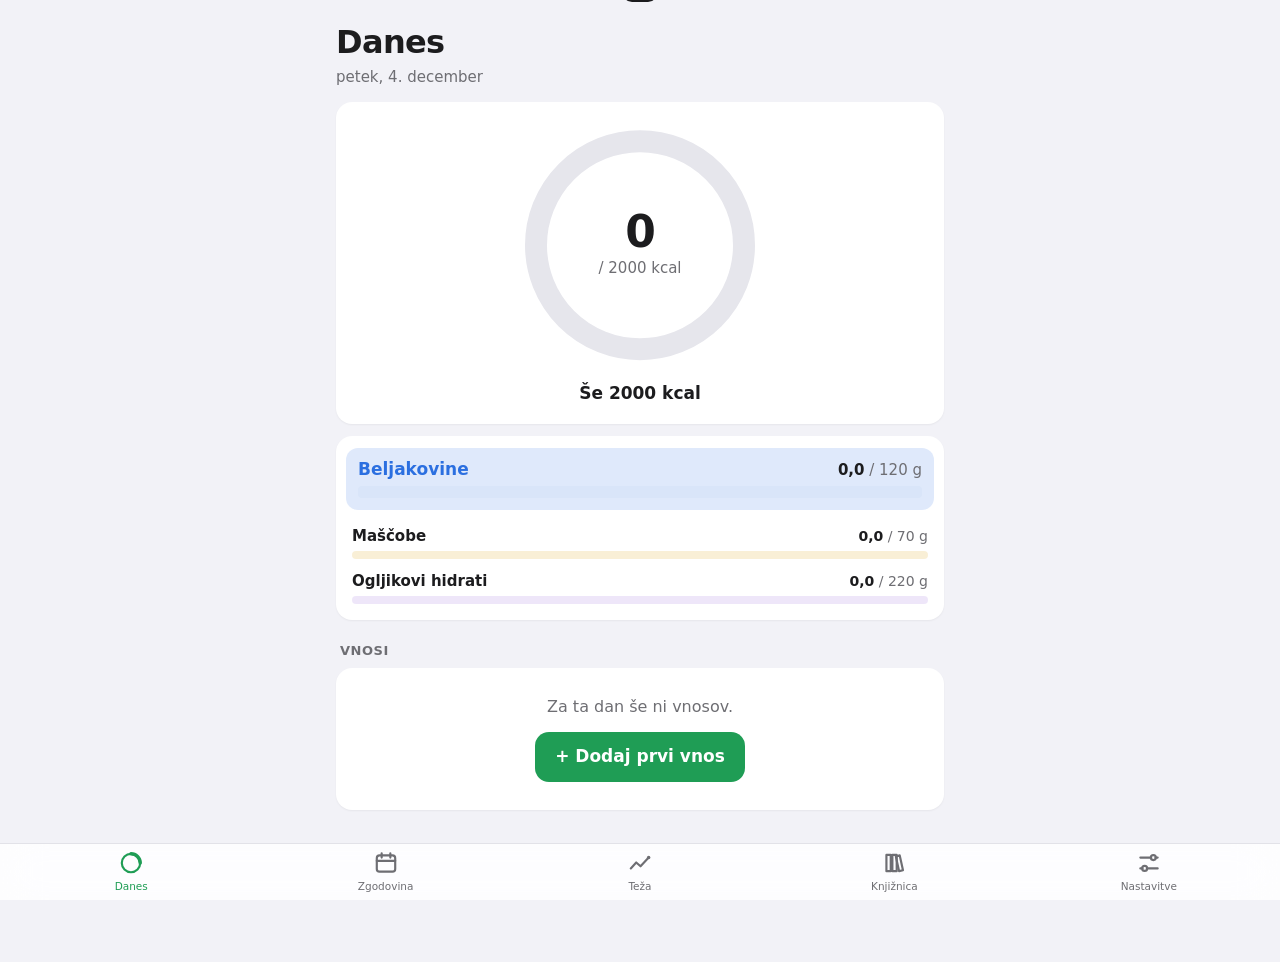
<file: index.html>
<!doctype html>
<html lang="sl">
<head>
  <meta charset="utf-8">
  <meta name="viewport" content="width=device-width, initial-scale=1, viewport-fit=cover">
  <title>Kalorije</title>
  <meta name="description" content="Beleženje hrane, štetje kalorij in spremljanje teže.">
  <meta name="apple-mobile-web-app-capable" content="yes">
  <meta name="mobile-web-app-capable" content="yes">
  <meta name="apple-mobile-web-app-status-bar-style" content="black-translucent">
  <meta name="apple-mobile-web-app-title" content="Kalorije">
  <meta name="format-detection" content="telephone=no">
  <meta name="theme-color" content="#f2f2f7" media="(prefers-color-scheme: light)">
  <meta name="theme-color" content="#000000" media="(prefers-color-scheme: dark)">
  <link rel="manifest" href="manifest.webmanifest">
  <link rel="icon" href="icons/icon.svg" type="image/svg+xml">
  <link rel="apple-touch-icon" href="icons/apple-touch-icon.png">
  <link rel="stylesheet" href="css/app.css">
</head>
<body>
  <main id="view" class="view" aria-live="polite"></main>

  <nav class="tabbar" aria-label="Zavihki">
    <button class="tab" data-tab="today" aria-label="Danes">
      <svg viewBox="0 0 24 24" aria-hidden="true"><circle cx="12" cy="12" r="8.5" fill="none" stroke="currentColor" stroke-width="2"/><path d="M12 3.5a8.5 8.5 0 0 1 8.5 8.5" fill="none" stroke="currentColor" stroke-width="3.2" stroke-linecap="round"/></svg>
      <span>Danes</span>
    </button>
    <button class="tab" data-tab="history" aria-label="Zgodovina">
      <svg viewBox="0 0 24 24" aria-hidden="true"><rect x="3.5" y="5" width="17" height="15" rx="2.5" fill="none" stroke="currentColor" stroke-width="2"/><path d="M3.5 10h17M8 3v4M16 3v4" stroke="currentColor" stroke-width="2" stroke-linecap="round"/></svg>
      <span>Zgodovina</span>
    </button>
    <button class="tab" data-tab="weight" aria-label="Teža">
      <svg viewBox="0 0 24 24" aria-hidden="true"><path d="M3.5 17l5-5.5 4 3.5 7.5-8" fill="none" stroke="currentColor" stroke-width="2" stroke-linecap="round" stroke-linejoin="round"/><circle cx="20" cy="7" r="1.6" fill="currentColor"/></svg>
      <span>Teža</span>
    </button>
    <button class="tab" data-tab="library" aria-label="Knjižnica">
      <svg viewBox="0 0 24 24" aria-hidden="true"><path d="M5 4.5h4v15H5zM10.5 4.5h4v15h-4z" fill="none" stroke="currentColor" stroke-width="2" stroke-linejoin="round"/><path d="M16.2 5.6l3.6-1 3 13.6-3.6 1z" fill="none" stroke="currentColor" stroke-width="2" stroke-linejoin="round" transform="translate(-2.5 0.4)"/></svg>
      <span>Knjižnica</span>
    </button>
    <button class="tab" data-tab="settings" aria-label="Nastavitve">
      <svg viewBox="0 0 24 24" aria-hidden="true"><path d="M4 7h10M18 7h2M4 17h2M10 17h10" stroke="currentColor" stroke-width="2" stroke-linecap="round"/><circle cx="16" cy="7" r="2.3" fill="none" stroke="currentColor" stroke-width="2"/><circle cx="8" cy="17" r="2.3" fill="none" stroke="currentColor" stroke-width="2"/></svg>
      <span>Nastavitve</span>
    </button>
  </nav>

  <div id="sheet-root"></div>
  <div id="toast" class="toast" role="status"></div>

  <script type="module" src="js/app.js"></script>
</body>
</html>
</file>
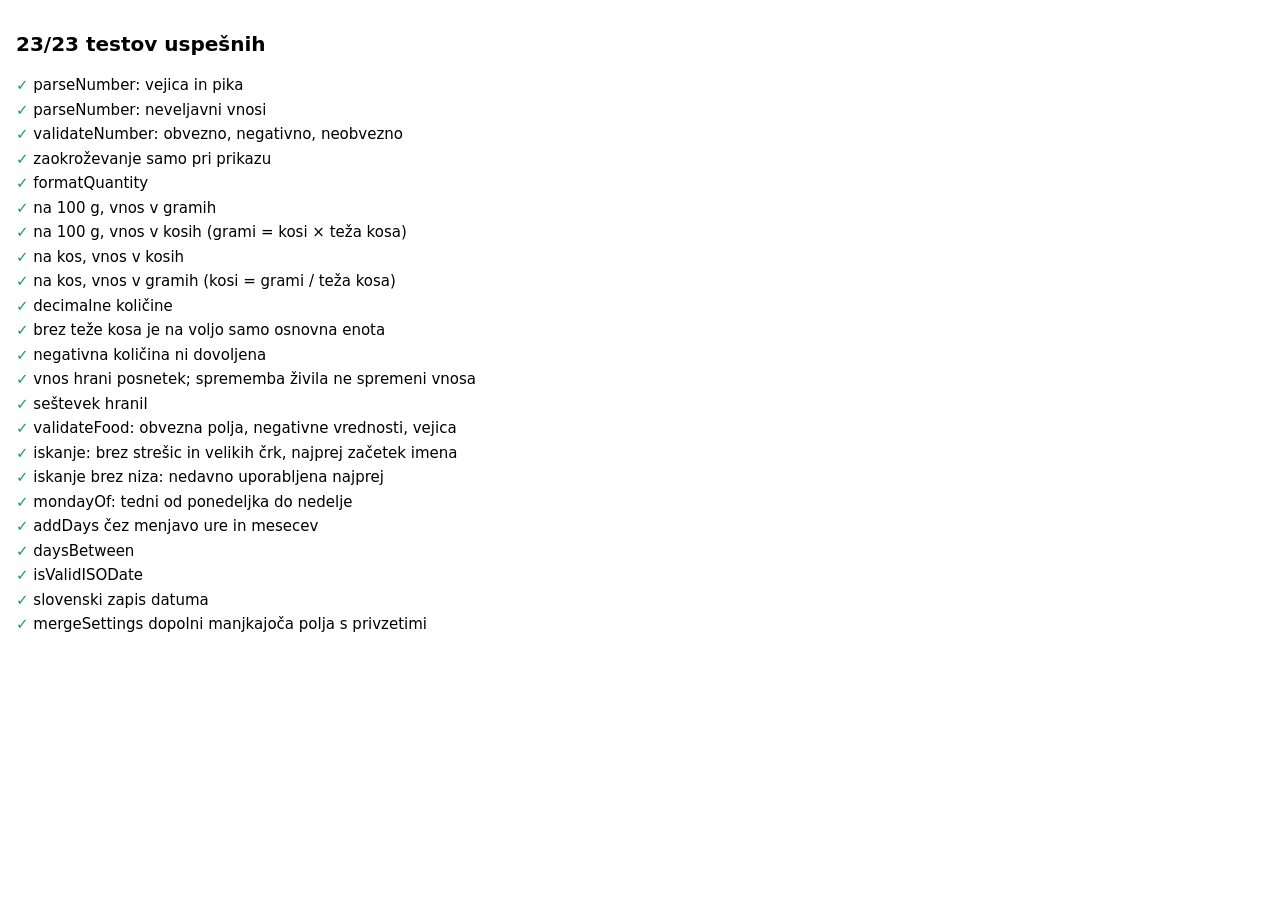
<file: tests/index.html>
<!doctype html>
<html lang="sl">
<head>
  <meta charset="utf-8">
  <meta name="viewport" content="width=device-width, initial-scale=1">
  <title>Testi</title>
  <style>
    :root { color-scheme: light dark; }
    body { font: 15px/1.5 -apple-system, system-ui, sans-serif; margin: 0; padding: 16px; background: Canvas; color: CanvasText; }
    h1 { font-size: 20px; }
    li { margin: 2px 0; list-style: none; }
    .ok::before { content: '✓ '; color: #1f9d55; }
    .fail::before { content: '✗ '; color: #d70015; }
    .err { color: #d70015; font-size: 13px; margin-left: 18px; }
    ul { padding: 0; }
  </style>
</head>
<body>
  <h1 id="summary">Testi se izvajajo …</h1>
  <ul id="list"></ul>
  <script type="module">
    import { run } from './all.js';
    const results = await run();
    const list = document.getElementById('list');
    let failed = 0;
    for (const r of results) {
      const li = document.createElement('li');
      li.className = r.ok ? 'ok' : 'fail';
      li.textContent = r.name;
      if (!r.ok) {
        failed++;
        const e = document.createElement('div');
        e.className = 'err';
        e.textContent = r.error;
        li.append(e);
      }
      list.append(li);
    }
    document.getElementById('summary').textContent =
      `${results.length - failed}/${results.length} testov uspešnih`;
    document.body.dataset.done = failed ? 'fail' : 'ok';
  </script>
</body>
</html>
</file>
<file: css/app.css>
/* ===== Barve in osnovne vrednosti ===== */
:root {
  color-scheme: light dark;
  --bg: #f2f2f7;
  --card: #ffffff;
  --card-2: #f7f7fa;
  --field: #eeeef3;
  --text: #1c1c1e;
  --muted: #6e6e73;
  --line: #e2e2e8;
  --accent: #1f9d55;
  --accent-soft: rgba(31, 157, 85, 0.14);
  --on-accent: #ffffff;
  --over: #e8590c;
  --over-soft: rgba(232, 89, 12, 0.14);
  --danger: #d70015;
  --protein: #2b6fe0;
  --protein-soft: rgba(43, 111, 224, 0.15);
  --fat: #d99a00;
  --fat-soft: rgba(217, 154, 0, 0.16);
  --carbs: #8e5bd6;
  --carbs-soft: rgba(142, 91, 214, 0.15);
  --track: #e6e6ec;
  --shadow: 0 1px 2px rgba(0, 0, 0, 0.05);
  --radius: 16px;
  --tabbar-h: 56px;
  --safe-top: env(safe-area-inset-top, 0px);
  --safe-bottom: env(safe-area-inset-bottom, 0px);
  --kb: 0px;
}

@media (prefers-color-scheme: dark) {
  :root {
    --bg: #000000;
    --card: #1c1c1e;
    --card-2: #232326;
    --field: #2c2c2e;
    --text: #f2f2f7;
    --muted: #98989f;
    --line: #38383a;
    --accent: #32c46c;
    --accent-soft: rgba(50, 196, 108, 0.18);
    --on-accent: #04170b;
    --over: #ff7a3d;
    --over-soft: rgba(255, 122, 61, 0.18);
    --danger: #ff453a;
    --protein: #5b95ff;
    --protein-soft: rgba(91, 149, 255, 0.2);
    --fat: #f2b632;
    --fat-soft: rgba(242, 182, 50, 0.2);
    --carbs: #b28cf0;
    --carbs-soft: rgba(178, 140, 240, 0.2);
    --track: #2c2c2e;
    --shadow: none;
  }
}

* { box-sizing: border-box; }
html { -webkit-text-size-adjust: 100%; text-size-adjust: 100%; }
body {
  margin: 0;
  background: var(--bg);
  color: var(--text);
  font: 16px/1.4 -apple-system, BlinkMacSystemFont, "SF Pro Text", system-ui, sans-serif;
  -webkit-tap-highlight-color: transparent;
  overscroll-behavior-y: none;
}
button, input, select, textarea { font: inherit; color: inherit; }
button { cursor: pointer; }
h1, h2, h3 { margin: 0; }
.num { font-variant-numeric: tabular-nums; }
.muted { color: var(--muted); }
.hidden { display: none !important; }

/* ===== Postavitev ===== */
.view {
  max-width: 640px;
  margin: 0 auto;
  padding: calc(var(--safe-top) + 12px) 16px calc(var(--tabbar-h) + var(--safe-bottom) + 96px);
  min-height: 100vh;
}
.page-head { display: flex; align-items: flex-end; justify-content: space-between; gap: 12px; margin: 8px 0 14px; }
.page-head h1 { font-size: 32px; font-weight: 750; letter-spacing: -0.02em; }
.page-head .sub { color: var(--muted); font-size: 15px; margin-top: 2px; }
.section-title {
  font-size: 13px; font-weight: 600; text-transform: uppercase; letter-spacing: 0.04em;
  color: var(--muted); margin: 22px 4px 8px;
  display: flex; justify-content: space-between; align-items: baseline;
}
.card {
  background: var(--card);
  border-radius: var(--radius);
  box-shadow: var(--shadow);
  padding: 16px;
}
.card + .card { margin-top: 12px; }

/* ===== Spodnja vrstica z zavihki ===== */
.tabbar {
  position: fixed; left: 0; right: 0; bottom: 0; z-index: 20;
  display: grid; grid-template-columns: repeat(5, 1fr);
  padding: 0 max(4px, env(safe-area-inset-left)) var(--safe-bottom) max(4px, env(safe-area-inset-right));
  background: color-mix(in srgb, var(--card) 86%, transparent);
  -webkit-backdrop-filter: saturate(180%) blur(20px);
  backdrop-filter: saturate(180%) blur(20px);
  border-top: 0.5px solid var(--line);
}
.tab {
  height: var(--tabbar-h);
  border: 0; background: none; color: var(--muted);
  display: flex; flex-direction: column; align-items: center; justify-content: center; gap: 3px;
  font-size: 10.5px; font-weight: 500; padding: 0;
}
.tab svg { width: 26px; height: 26px; }
.tab[aria-current="page"] { color: var(--accent); }

/* ===== Gumbi ===== */
.btn {
  min-height: 50px; padding: 0 20px;
  border: 0; border-radius: 14px;
  background: var(--accent); color: var(--on-accent);
  font-weight: 650; font-size: 17px;
  display: inline-flex; align-items: center; justify-content: center; gap: 8px;
}
.btn:active { filter: brightness(0.92); }
.btn:disabled { opacity: 0.4; }
.btn.block { width: 100%; }
.btn.secondary { background: var(--field); color: var(--text); }
.btn.danger { background: transparent; color: var(--danger); }
.btn.small { min-height: 40px; font-size: 15px; padding: 0 14px; border-radius: 11px; }
.icon-btn {
  min-width: 44px; height: 44px; border: 0; border-radius: 22px;
  background: var(--accent-soft); color: var(--accent);
  font-size: 15px; font-weight: 650; padding: 0 14px;
  display: inline-flex; align-items: center; justify-content: center; gap: 4px;
}
.link-btn { border: 0; background: none; color: var(--accent); font-weight: 600; padding: 10px 4px; min-height: 44px; }

.fab {
  position: fixed; z-index: 15;
  right: max(16px, env(safe-area-inset-right));
  bottom: calc(var(--tabbar-h) + var(--safe-bottom) + 16px);
  min-height: 56px; padding: 0 24px; border-radius: 28px;
  box-shadow: 0 6px 20px rgba(0, 0, 0, 0.18);
  font-size: 18px;
}

/* ===== Obroč za kalorije ===== */
.ring-card { display: flex; flex-direction: column; align-items: center; padding: 20px 16px 18px; }
.ring { position: relative; width: min(62vw, 240px); aspect-ratio: 1; }
.ring svg { width: 100%; height: 100%; transform: rotate(-90deg); }
.ring .track { stroke: var(--track); }
.ring .bar { stroke: var(--accent); transition: stroke-dashoffset 0.5s ease, stroke 0.3s; }
.ring.over .bar { stroke: var(--over); }
.ring .center {
  position: absolute; inset: 0; display: flex; flex-direction: column;
  align-items: center; justify-content: center; text-align: center;
}
.ring .big { font-size: 44px; font-weight: 750; letter-spacing: -0.03em; line-height: 1; }
.ring .of { color: var(--muted); font-size: 15px; margin-top: 4px; }
.ring-left { margin-top: 14px; font-size: 17px; font-weight: 600; }
.ring-left.over { color: var(--over); }

/* ===== Makrohranila ===== */
.macro { display: grid; grid-template-columns: 1fr auto; gap: 4px 12px; align-items: baseline; }
.macro + .macro { margin-top: 12px; }
.macro .name { font-size: 15px; font-weight: 600; }
.macro .val { font-size: 14px; color: var(--muted); }
.macro .val b { color: var(--text); font-weight: 650; }
.macro .pbar { grid-column: 1 / -1; height: 8px; border-radius: 4px; overflow: hidden; }
.macro .pbar > i { display: block; height: 100%; border-radius: inherit; transition: width 0.5s ease; }
.macro.protein { background: var(--protein-soft); margin: -4px -6px 16px; padding: 10px 12px 12px; border-radius: 12px; }
.macro.protein .name { font-size: 17px; font-weight: 700; color: var(--protein); }
.macro.protein .val { font-size: 15px; }
.macro.protein .pbar { height: 12px; background: color-mix(in srgb, var(--protein) 18%, var(--card)); }
.macro.protein .pbar > i { background: var(--protein); }
.macro.fat .pbar { background: var(--fat-soft); }
.macro.fat .pbar > i { background: var(--fat); }
.macro.carbs .pbar { background: var(--carbs-soft); }
.macro.carbs .pbar > i { background: var(--carbs); }

/* ===== Seznami ===== */
.list { background: var(--card); border-radius: var(--radius); box-shadow: var(--shadow); overflow: hidden; }
.row {
  display: flex; align-items: center; gap: 12px;
  width: 100%; min-height: 60px; padding: 10px 16px;
  border: 0; background: none; text-align: left;
  border-bottom: 0.5px solid var(--line);
}
.row:last-child { border-bottom: 0; }
.row:active { background: var(--card-2); }
.row .main { flex: 1; min-width: 0; }
.row .title { font-weight: 600; white-space: nowrap; overflow: hidden; text-overflow: ellipsis; }
.row .meta { font-size: 13.5px; color: var(--muted); margin-top: 2px; }
.row .side { text-align: right; flex-shrink: 0; }
.row .kcal { font-weight: 650; font-size: 17px; }
.row .kcal small { font-weight: 500; font-size: 12px; color: var(--muted); }
.row .chev { color: var(--muted); opacity: 0.6; font-size: 20px; margin-left: -4px; }
.macros-inline span { white-space: nowrap; }
.macros-inline .p { color: var(--protein); font-weight: 600; }

.empty { text-align: center; padding: 28px 16px; color: var(--muted); }
.empty p { margin: 0 0 14px; }

/* ===== Obrazci ===== */
.field { display: block; margin-bottom: 14px; }
.field > .label { display: block; font-size: 14px; font-weight: 600; margin: 0 2px 6px; }
.field > .hint { display: block; font-size: 13px; color: var(--muted); margin: 6px 2px 0; }
.field > .error { display: block; font-size: 13px; color: var(--danger); margin: 6px 2px 0; }
.input-wrap { position: relative; display: flex; align-items: center; }
.input {
  width: 100%; min-height: 50px; padding: 12px 14px;
  border: 1.5px solid transparent; border-radius: 12px;
  background: var(--field); font-size: 17px; /* ≥16px: iOS ne poveča strani */
  outline: none; -webkit-appearance: none; appearance: none;
}
.input:focus { border-color: var(--accent); }
.input.invalid { border-color: var(--danger); }
.input-wrap .suffix { position: absolute; right: 14px; color: var(--muted); pointer-events: none; font-size: 15px; }
.input-wrap .input.has-suffix { padding-right: 56px; }
.grid-2 { display: grid; grid-template-columns: 1fr 1fr; gap: 0 12px; }
.search { margin-bottom: 12px; }
.search .input { padding-left: 40px; }
.search .ico { position: absolute; left: 13px; color: var(--muted); pointer-events: none; }

.seg {
  display: grid; grid-auto-flow: column; grid-auto-columns: 1fr;
  background: var(--field); border-radius: 12px; padding: 3px; gap: 3px;
}
.seg button {
  min-height: 42px; border: 0; border-radius: 9px; background: transparent;
  font-size: 15px; font-weight: 600; color: var(--muted);
}
.seg button[aria-pressed="true"] { background: var(--card); color: var(--text); box-shadow: 0 1px 3px rgba(0, 0, 0, 0.12); }

/* Nastavitve: vrstice z oznako in poljem */
.set-row { display: flex; align-items: center; gap: 12px; padding: 8px 0; border-bottom: 0.5px solid var(--line); }
.set-row:last-child { border-bottom: 0; }
.set-row .label { flex: 1; font-weight: 500; }
.set-row .label small { display: block; color: var(--muted); font-weight: 400; font-size: 13px; }
.set-row .input-wrap { width: 132px; flex-shrink: 0; }
.set-row .input { text-align: right; min-height: 44px; padding: 8px 12px; }
.set-row .input.has-suffix { padding-right: 52px; }
.set-row .err { width: 100%; color: var(--danger); font-size: 13px; }
.set-row.wrap { flex-wrap: wrap; }
.set-row.stack { flex-direction: column; align-items: stretch; }

.choice {
  display: flex; gap: 12px; align-items: flex-start; width: 100%;
  padding: 12px; border: 1.5px solid var(--line); border-radius: 12px;
  background: none; text-align: left; margin-top: 8px;
}
.choice[aria-pressed="true"] { border-color: var(--accent); background: var(--accent-soft); }
.choice .dot { width: 22px; height: 22px; border-radius: 50%; border: 2px solid var(--muted); flex-shrink: 0; margin-top: 1px; }
.choice[aria-pressed="true"] .dot { border: 7px solid var(--accent); }
.choice b { display: block; }
.choice small { color: var(--muted); font-size: 13.5px; line-height: 1.35; display: block; margin-top: 2px; }
.choice .factor { margin-left: auto; color: var(--muted); font-size: 13px; white-space: nowrap; }

details.help { margin-top: 12px; background: var(--card-2); border-radius: 12px; padding: 0 14px; }
details.help summary { min-height: 44px; display: flex; align-items: center; font-weight: 600; color: var(--accent); list-style: none; }
details.help summary::-webkit-details-marker { display: none; }
details.help summary::before { content: 'ⓘ'; margin-right: 8px; }
details.help div { padding-bottom: 12px; font-size: 14.5px; line-height: 1.5; }
details.help ul { padding-left: 18px; margin: 6px 0; }
.note { font-size: 13.5px; color: var(--muted); margin: 8px 4px 0; line-height: 1.45; }

/* ===== Spodnji list (modal) ===== */
.sheet-overlay {
  position: fixed; inset: 0; z-index: 50;
  background: rgba(0, 0, 0, 0.4);
  opacity: 0; transition: opacity 0.22s ease;
}
.sheet-overlay.open { opacity: 1; }
.sheet {
  position: fixed; z-index: 51; left: 0; right: 0; bottom: 0;
  top: calc(var(--safe-top) + 10px);
  max-width: 640px; margin: 0 auto;
  background: var(--bg); border-radius: 14px 14px 0 0;
  display: flex; flex-direction: column;
  transform: translateY(100%); transition: transform 0.28s cubic-bezier(0.2, 0.8, 0.2, 1);
}
.sheet.open { transform: translateY(0); }
.sheet-head {
  display: grid; grid-template-columns: 1fr auto 1fr; align-items: center;
  min-height: 56px; padding: 0 8px; border-bottom: 0.5px solid var(--line);
}
.sheet-head h2 { font-size: 17px; font-weight: 650; text-align: center; white-space: nowrap; overflow: hidden; text-overflow: ellipsis; max-width: 60vw; }
.sheet-head .left { justify-self: start; }
.sheet-head .right { justify-self: end; }
.sheet-body {
  flex: 1; overflow-y: auto; -webkit-overflow-scrolling: touch; overscroll-behavior: contain;
  padding: 16px 16px calc(var(--safe-bottom) + var(--kb) + 24px);
}
body.sheet-open { overflow: hidden; }

.preview {
  background: var(--card); border-radius: var(--radius); padding: 14px 16px; margin: 4px 0 16px;
  display: grid; grid-template-columns: repeat(4, 1fr); gap: 8px; text-align: center;
}
.preview .v { font-size: 20px; font-weight: 700; }
.preview .k { font-size: 12px; color: var(--muted); }
.preview .p .v { color: var(--protein); }
.preview.empty-preview { opacity: 0.45; }
.food-info { font-size: 14px; color: var(--muted); margin: -4px 2px 16px; line-height: 1.45; }
.actions { display: grid; gap: 10px; margin-top: 8px; }

/* ===== Obvestilo ===== */
.toast {
  position: fixed; z-index: 60; left: 50%; top: calc(var(--safe-top) + 12px);
  transform: translate(-50%, -150%); transition: transform 0.25s ease;
  background: var(--text); color: var(--bg);
  padding: 10px 18px; border-radius: 22px; font-size: 15px; font-weight: 600;
  max-width: calc(100vw - 32px); text-align: center; pointer-events: none;
}
.toast.show { transform: translate(-50%, 0); }

.placeholder { text-align: center; padding: 48px 16px; color: var(--muted); }
.placeholder h2 { color: var(--text); font-size: 20px; margin-bottom: 8px; }

@media (prefers-reduced-motion: reduce) {
  * { transition: none !important; }
}
</file>
